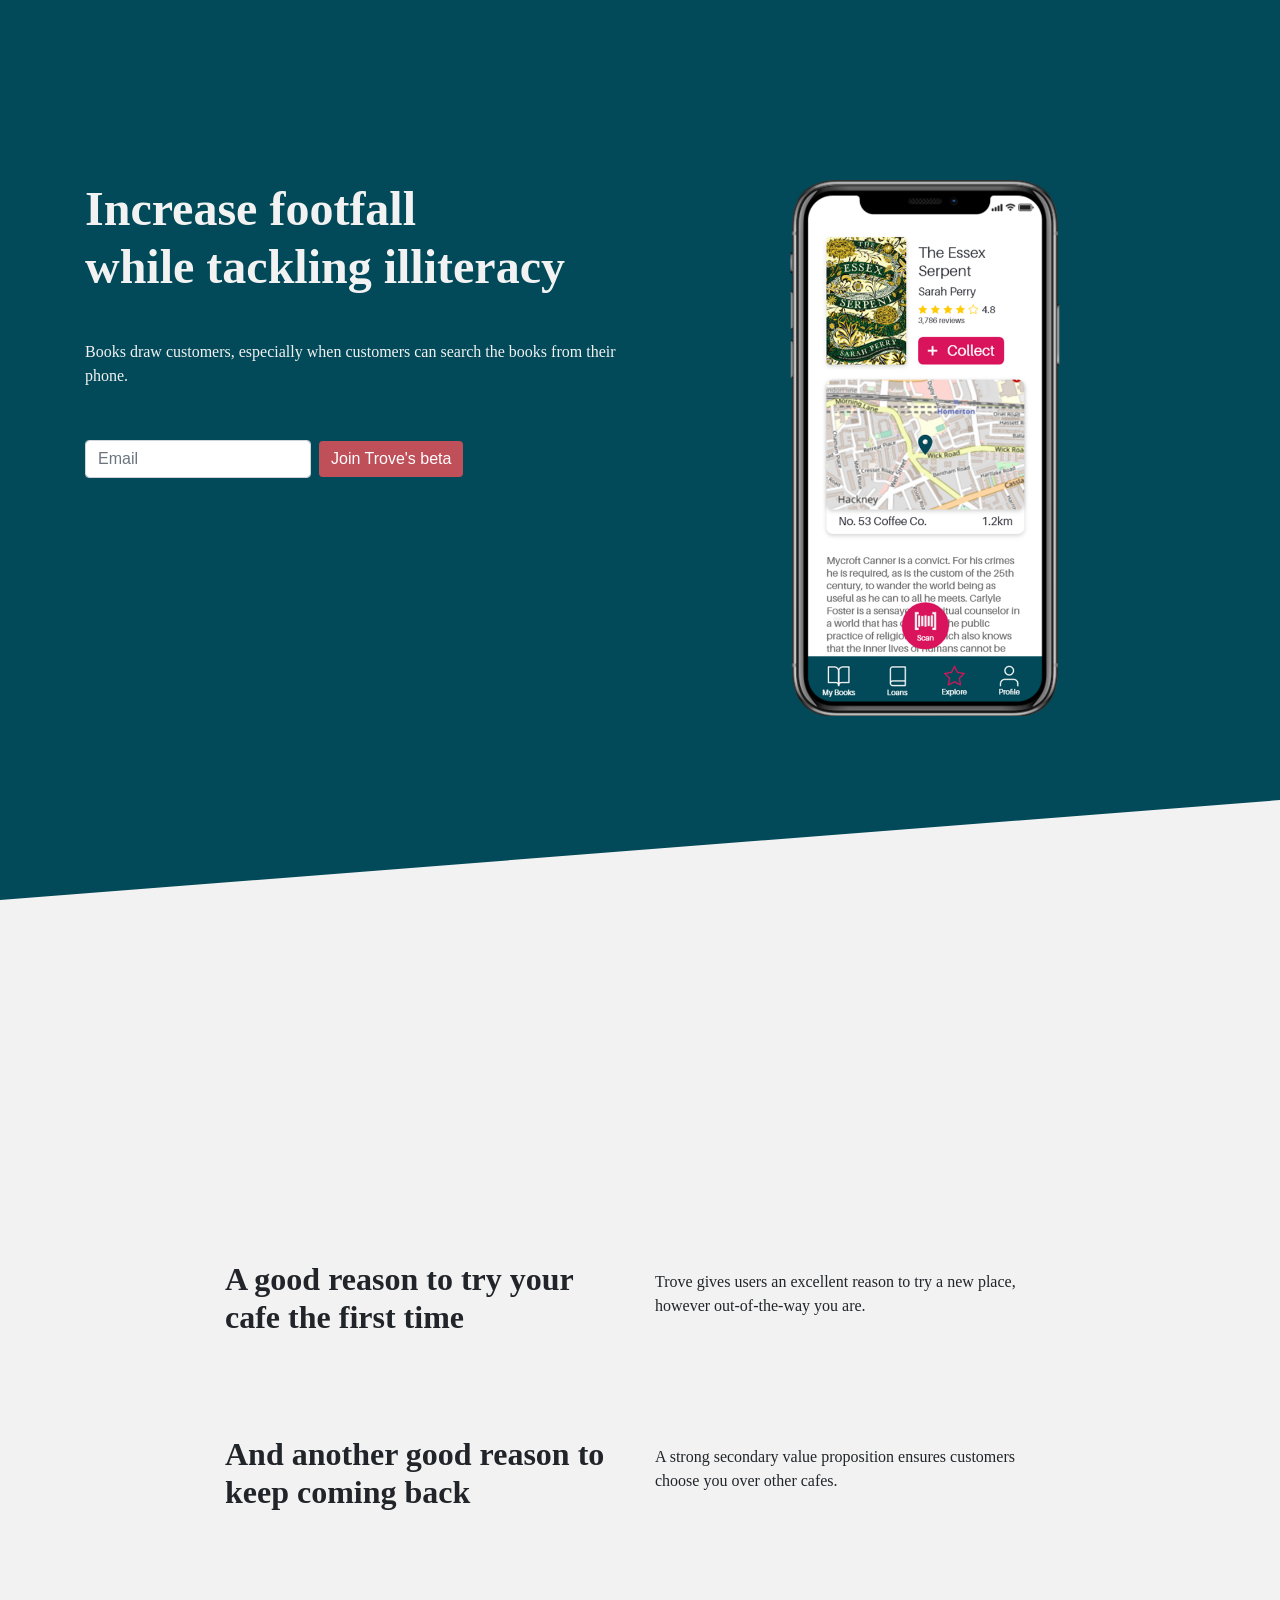
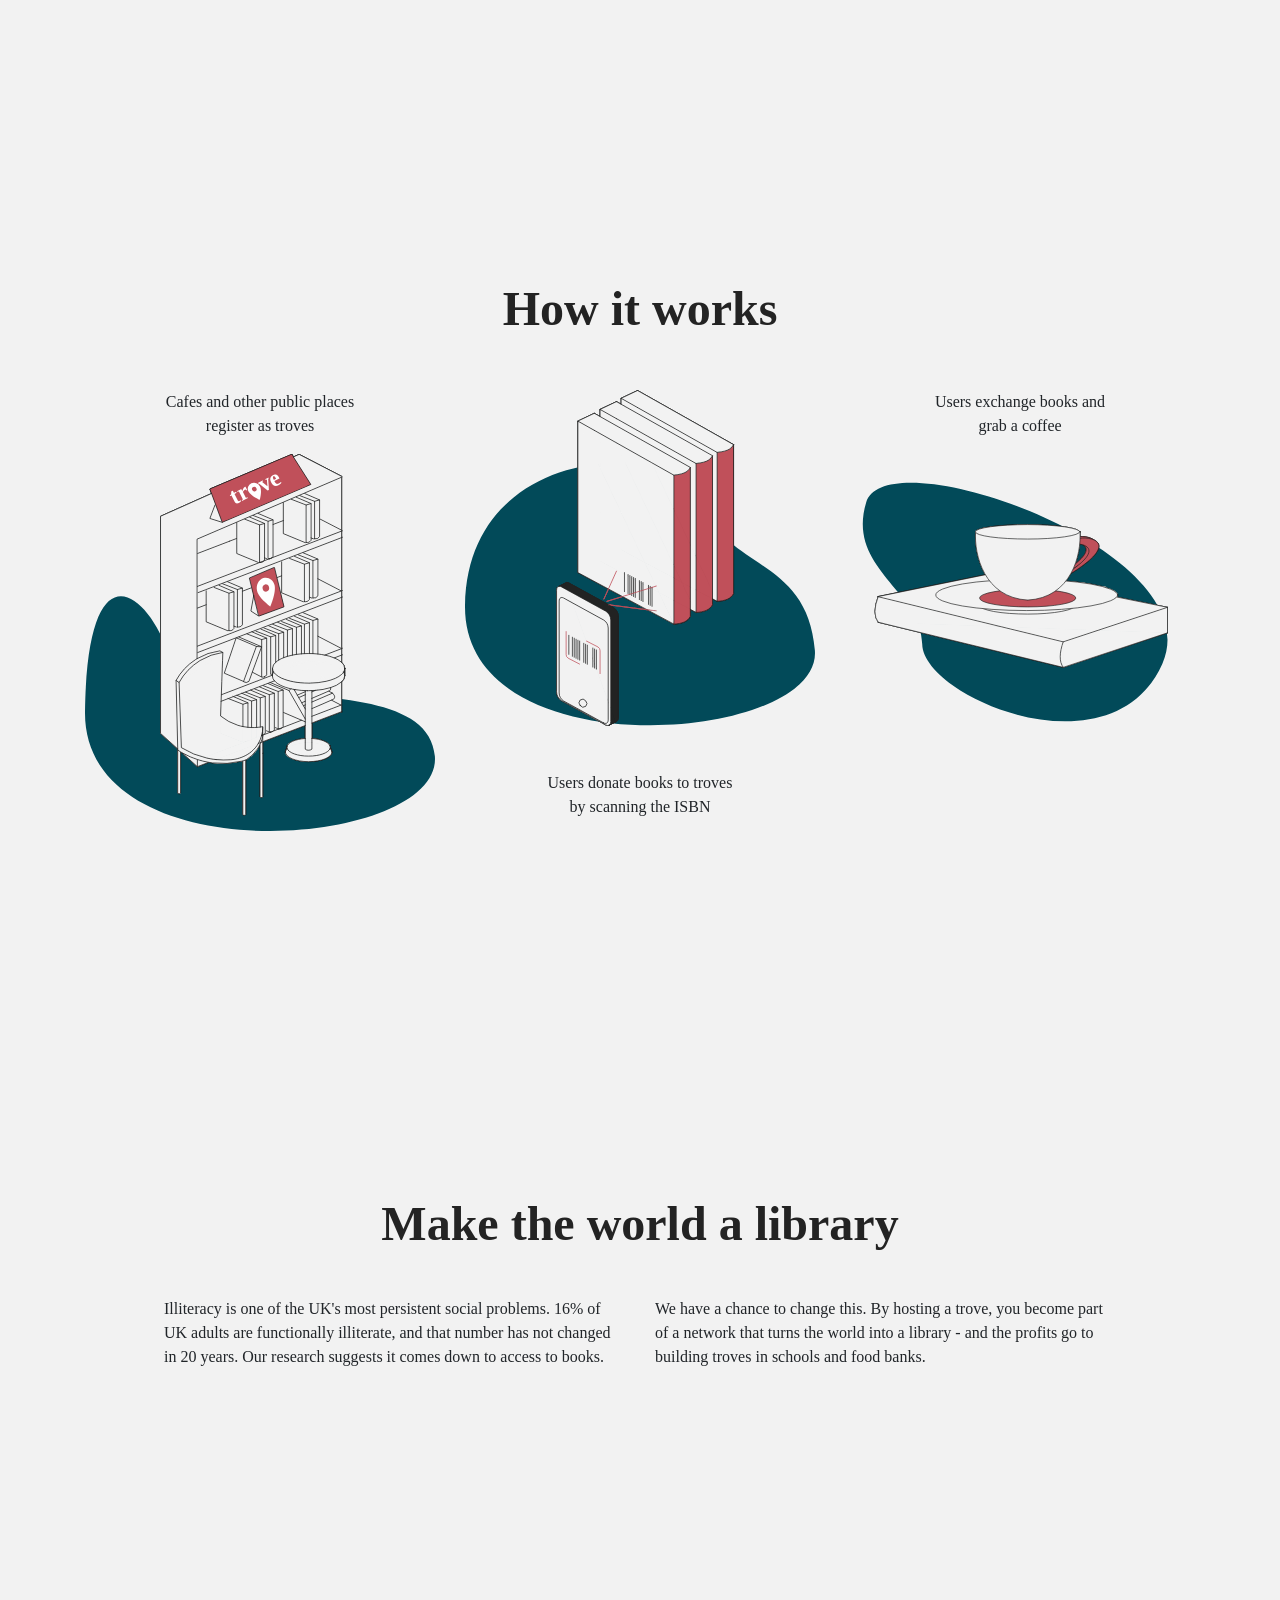
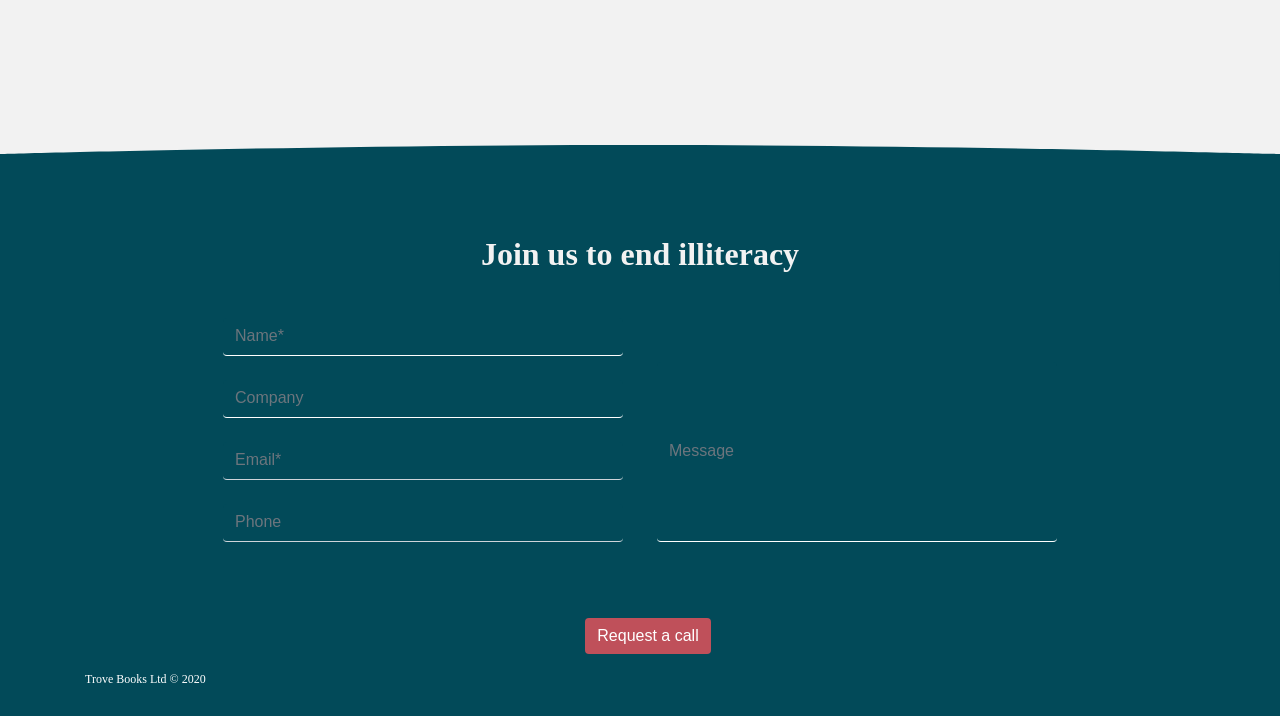
<file: index.html>
<!DOCTYPE html>
<html>

<head>
    <meta charset="utf-8">
    <meta name="viewport" content="width=device-width, initial-scale=1.0, shrink-to-fit=no">
    <title>Trove - A distributed library</title>
    <link rel="stylesheet" href="assets/bootstrap/css/bootstrap.min.css">
    <link rel="stylesheet" href="assets/fonts/ionicons.min.css">
    <link rel="stylesheet" href="assets/css/Footer-Basic.css">
    <link rel="stylesheet" href="assets/css/styles-1.css">
    <link rel="stylesheet" href="assets/css/styles.css">
<!-- Facebook Pixel Code -->
<script>
!function(f,b,e,v,n,t,s)
{if(f.fbq)return;n=f.fbq=function(){n.callMethod?
n.callMethod.apply(n,arguments):n.queue.push(arguments)};
if(!f._fbq)f._fbq=n;n.push=n;n.loaded=!0;n.version='2.0';
n.queue=[];t=b.createElement(e);t.async=!0;
t.src=v;s=b.getElementsByTagName(e)[0];
s.parentNode.insertBefore(t,s)}(window, document,'script',
'https://connect.facebook.net/en_US/fbevents.js');
fbq('init', '4090071251024516');
fbq('track', 'PageView');
</script>
<noscript><img height="1" width="1" style="display:none"
src="https://www.facebook.com/tr?id=4090071251024516&ev=PageView&noscript=1"
/></noscript>
<!-- End Facebook Pixel Code -->
</head>

<body class="body">
    <div class="landing-section">
        <div class="container">
            <div class="row">
                <div class="col-md-6">
                    <div class="jumbo">
                        <div>
                            <h1><strong>Increase footfall while&nbsp;tackling illiteracy</strong></h1>
                            <p class="info-text">Books draw customers, especially when customers can search the books from their phone.</p>
                        </div>
                        <div>
                            <form class="form-inline"><input class="form-control" type="email" name="cta-email" placeholder="Email"><button class="btn btn-primary cta-button" type="button" style="margin: 8px;">Join Trove's beta</button></form>
                        </div>
                    </div>
                </div>
                <div class="col-md-6">
                    <div class="text-center landing-img-div"><img class="landing-img" src="assets/img/View%20Book.png"></div>
                </div>
            </div>
        </div>
    </div>
    <div class="cutout"></div>
    <div class="benefits">
        <div class="container">
            <div class="row d-lg-flex align-items-lg-center benefits-row" id="first">
                <div class="col-md-6">
                    <div class="d-lg-flex justify-content-lg-end">
                        <h2 class="key-value-h">A good reason to try your cafe the first time</h2>
                    </div>
                </div>
                <div class="col-md-6">
                    <div>
                        <p class="key-value-p">Trove gives users an excellent reason to try a new place, however out-of-the-way you are.</p>
                    </div>
                </div>
            </div>
        </div>
    </div>
    <div class="benefits-2">
        <div class="container">
            <div class="row benefits-row" id="back">
                <div class="col-md-6">
                    <div class="d-lg-flex justify-content-lg-end">
                        <h2 class="key-value-h">And another good reason to keep coming back</h2>
                    </div>
                </div>
                <div class="col-md-6 d-lg-flex align-items-lg-center">
                    <div>
                        <p class="key-value-p">A strong secondary value proposition ensures customers choose you over other cafes.</p>
                    </div>
                </div>
            </div>
        </div>
    </div>
    <div>
        <h1 class="text-center how-it-works">How it works</h1>
    </div>
    <div>
        <div class="container">
            <div class="row">
                <div class="col-md-4 text-center how-col">
                    <div class="d-flex d-lg-flex justify-content-center justify-content-lg-center">
                        <p class="how-desc">Cafes and other public places register as troves</p>
                    </div><img class="illustration" src="assets/img/Group%2011.svg">
                </div>
                <div class="col-md-4 text-center how-col"><img id="books" class="illustration" src="assets/img/Group%2012.svg">
                    <div class="d-flex d-lg-flex justify-content-center justify-content-lg-center">
                        <p class="how-desc">Users donate books to troves by scanning the ISBN</p>
                    </div>
                </div>
                <div class="col-md-4 text-center how-col">
                    <div class="d-flex d-lg-flex justify-content-center justify-content-lg-center">
                        <p class="how-desc">Users exchange books and grab a coffee</p>
                    </div><img id="teacup" class="illustration" src="assets/img/Group%2013.svg">
                </div>
            </div>
        </div>
    </div>
    <div style="margin-top: 40vh;">
        <h1 class="text-center how-it-works">Make the world a library</h1>
    </div>
    <div class="library">
        <div class="container">
            <div class="row research-row">
                <div class="col-md-6">
                    <div class="research">
                        <p>Illiteracy is one of the UK's most persistent social problems. 16% of UK adults are functionally illiterate, and that number has not changed in 20 years. Our research suggests it comes down to access to books.</p>
                    </div>
                </div>
                <div class="col-md-6">
                    <div class="research">
                        <p>We have a chance to change this. By hosting a trove, you become part of a network that turns the world into a library - and the profits go to building troves in schools and food banks.</p>
                    </div>
                </div>
            </div>
        </div>
    </div>
    <div class="footer-dark">
        <footer style="background: url(&quot;assets/img/Group%2014.svg&quot;);padding-top: 10vh;width: 100vw;background-size: cover;">
            <div class="container">
                <div class="d-xl-flex justify-content-xl-center">
                    <h2 class="text-center" style="margin-bottom: 32px;color: #f2f2f2;">Join us to end illiteracy</h2>
                </div>
                <div class="form-group">
                    <form data-bss-recipient="21d30f80d0d750b8607ee307443e2be3" data-bss-subject="Shayp MROs">
                        <div class="form-row">
                            <div class="col">
                                <div class="d-xl-flex justify-content-xl-end"><input class="form-control input" type="text" style="border-style: none;border-top-style: none;border-right-style: none;border-bottom-style: solid;border-bottom-color: rgb(255,255,255);border-left-style: none;" placeholder="Name*" required=""></div>
                                <div class="d-xl-flex justify-content-xl-end"><input class="form-control input" type="text" style="border-style: none;border-top-style: none;border-right-style: none;border-bottom-style: solid;border-bottom-color: rgb(255,255,255);border-left-style: none;" placeholder="Company"></div>
                                <div class="d-xl-flex justify-content-xl-end"><input class="form-control input" type="email" style="border-top-style: none;border-right-style: none;border-left-style: none;" placeholder="Email*" required=""></div>
                                <div class="d-xl-flex justify-content-xl-end"><input class="form-control input" type="tel" style="border-top-style: none;border-right-style: none;border-left-style: none;" placeholder="Phone"></div>
                            </div>
                            <div class="col d-sm-flex align-items-sm-end justify-content-xl-start"><input class="form-control input" type="text" style="border-style: none;border-top-style: none;border-right-style: none;border-bottom-style: solid;border-bottom-color: rgb(255,255,255);border-left-style: none;height: 20vh;" placeholder="Message"></div>
                        </div>
                        <div class="text-center"><button class="btn btn-primary cta-button" type="submit" style="margin-top: 64px;">Request a call</button></div>
                    </form>
                </div>
                <p class="copyright">Trove Books Ltd © 2020</p>
            </div>
        </footer>
    </div>
    <div class="fill"></div>
    <script src="assets/js/jquery.min.js"></script>
    <script src="assets/bootstrap/js/bootstrap.min.js"></script>
    <script src="assets/js/smart-forms.min.js"></script>
</body>

</html>
</file>
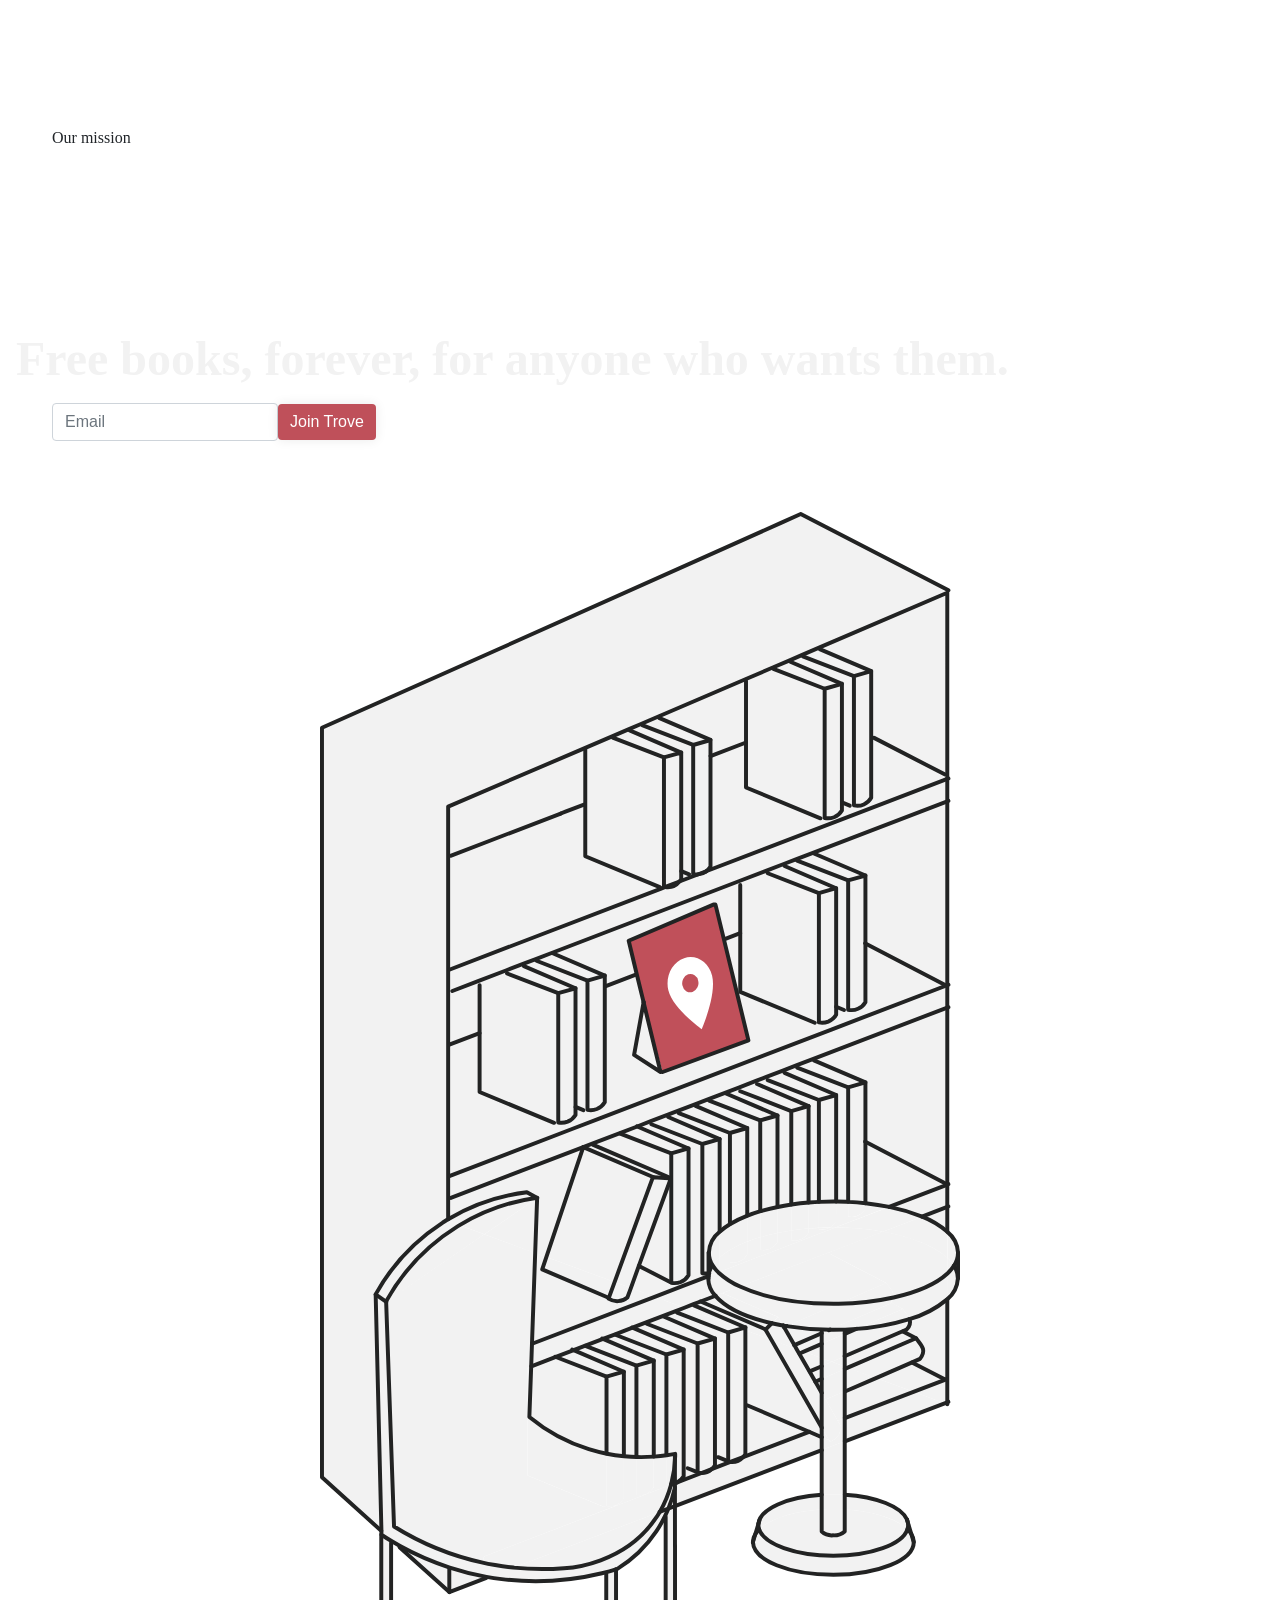
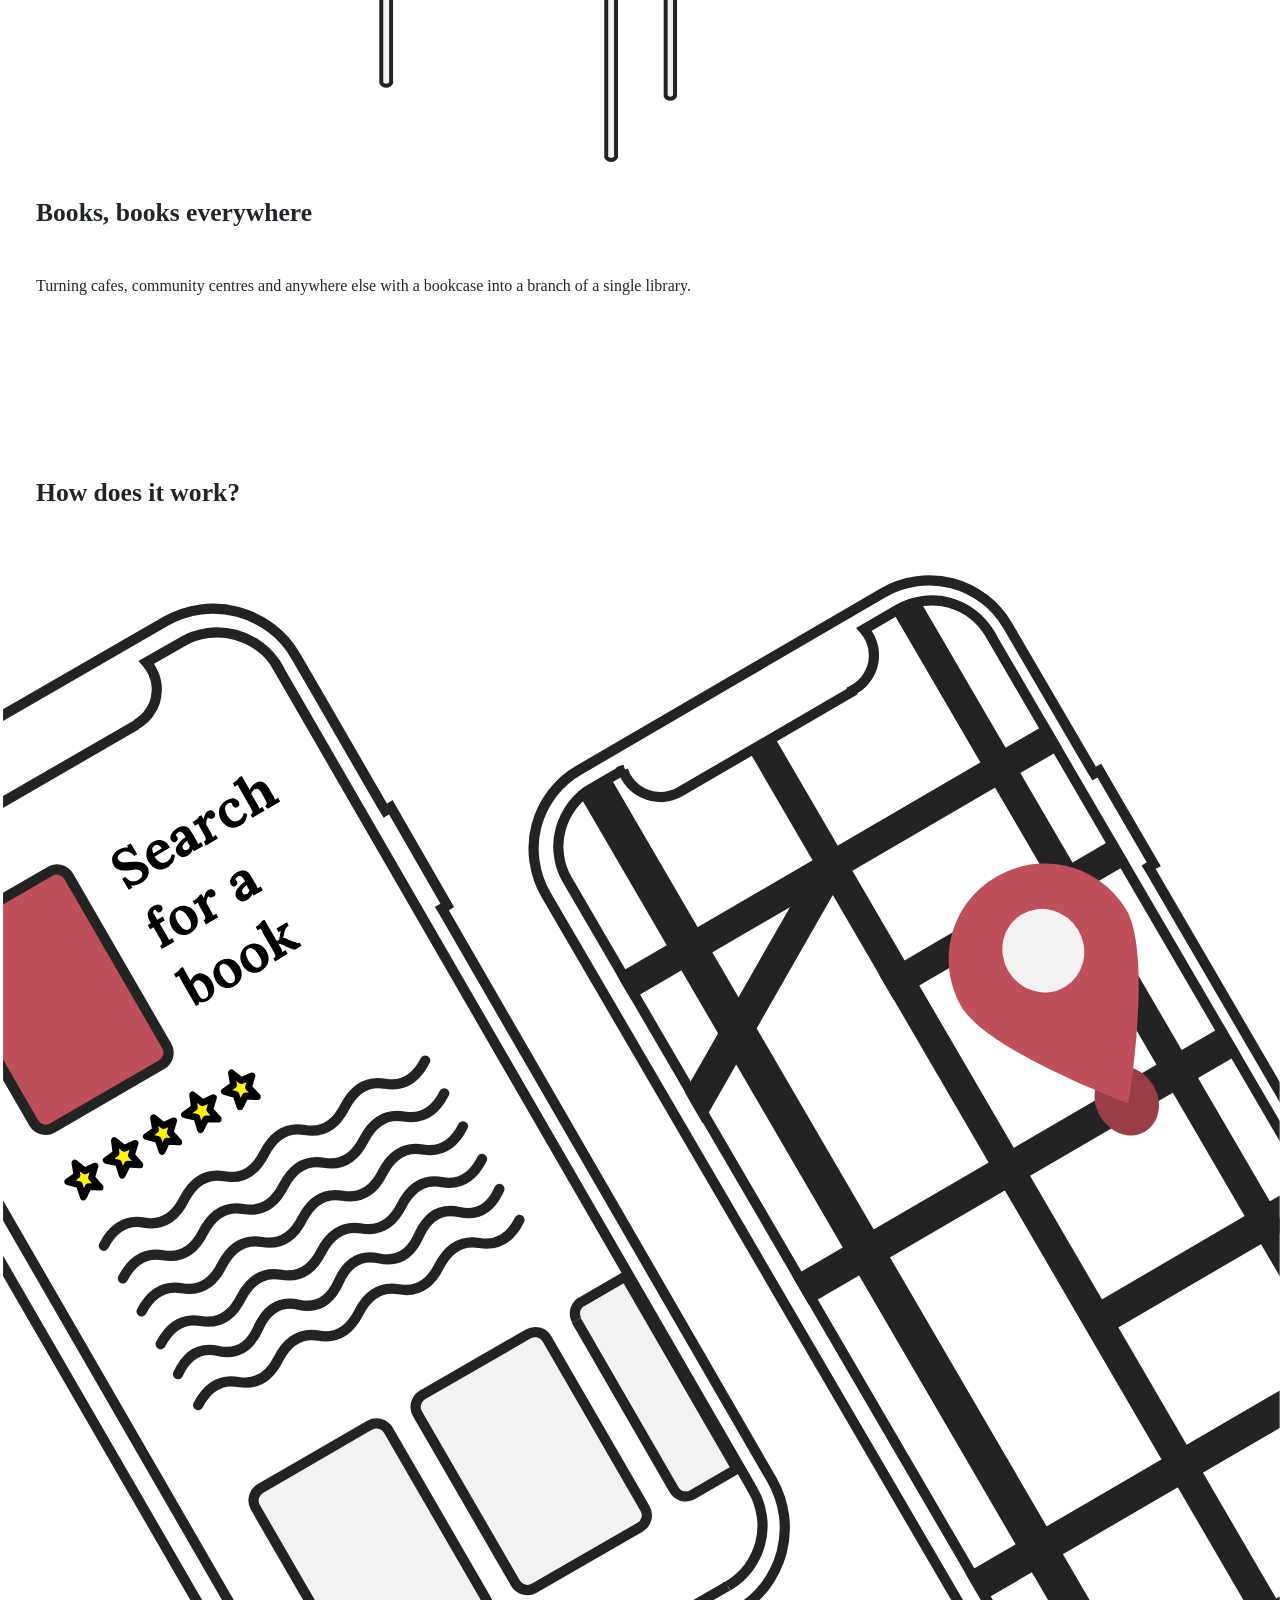
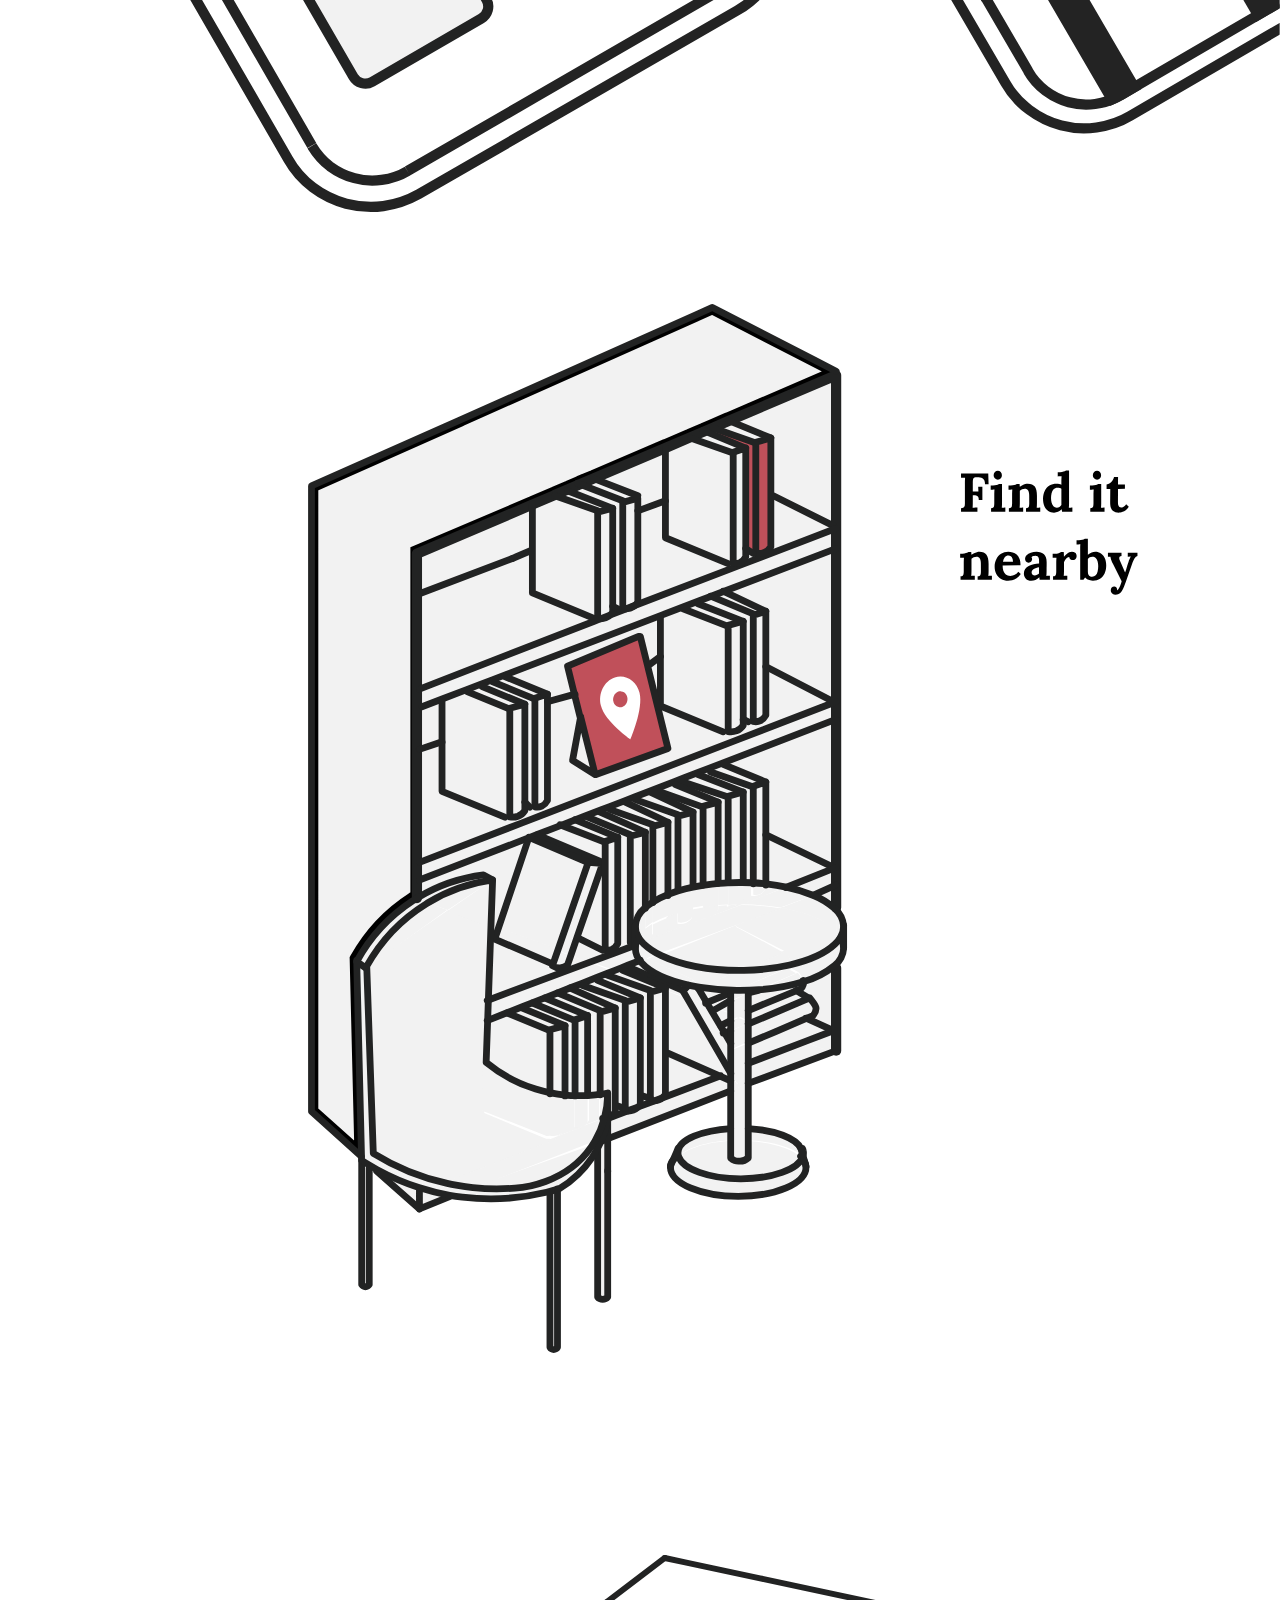
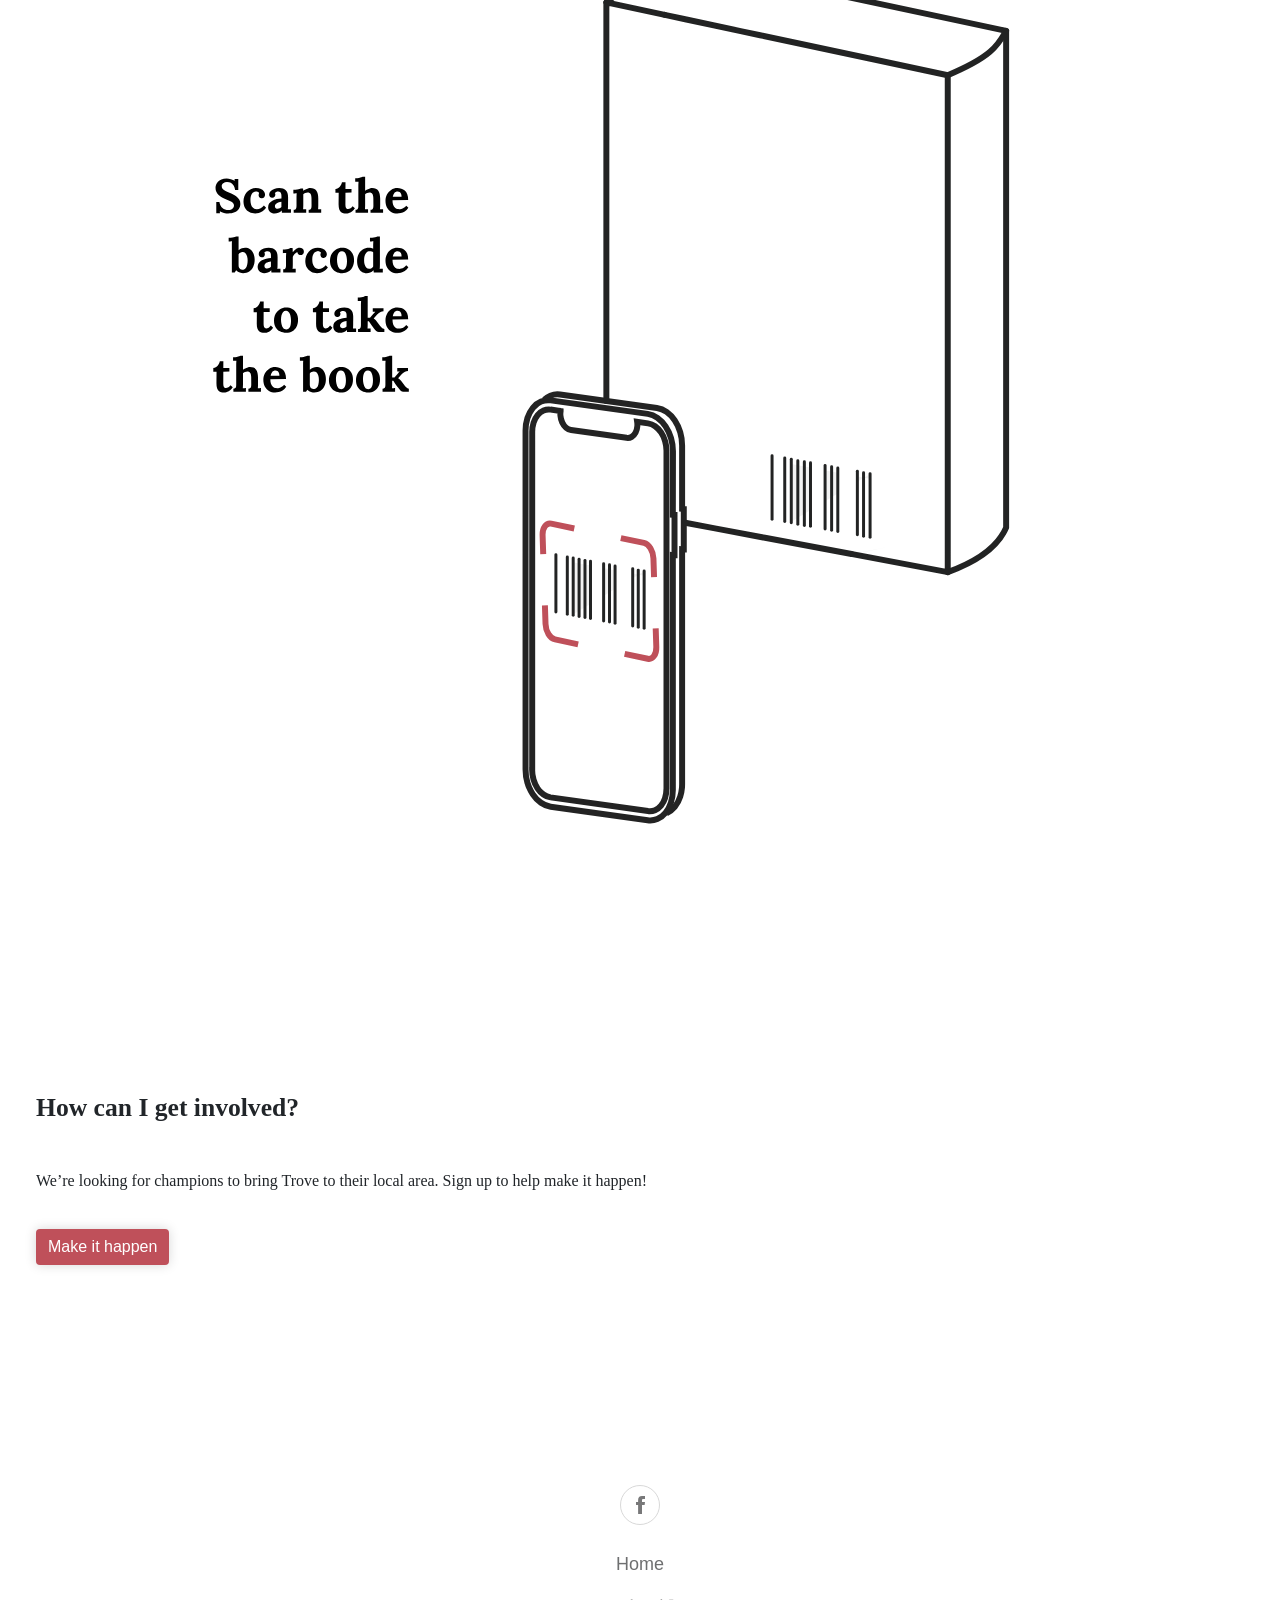
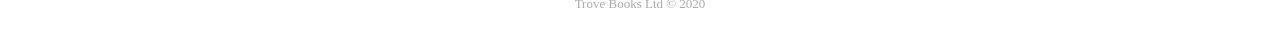
<file: champions.html>
<!DOCTYPE html>
<html>

<head>
    <meta charset="utf-8">
    <meta name="viewport" content="width=device-width, initial-scale=1.0, shrink-to-fit=no">
    <title>Trove - A distributed library</title>
    <link rel="stylesheet" href="assets/bootstrap/css/bootstrap.min.css">
    <link rel="stylesheet" href="assets/fonts/ionicons.min.css">
    <link rel="stylesheet" href="assets/css/Footer-Basic.css">
    <link rel="stylesheet" href="assets/css/styles-1.css">
    <link rel="stylesheet" href="assets/css/styles.css">
<!-- Facebook Pixel Code -->
<script>
!function(f,b,e,v,n,t,s)
{if(f.fbq)return;n=f.fbq=function(){n.callMethod?
n.callMethod.apply(n,arguments):n.queue.push(arguments)};
if(!f._fbq)f._fbq=n;n.push=n;n.loaded=!0;n.version='2.0';
n.queue=[];t=b.createElement(e);t.async=!0;
t.src=v;s=b.getElementsByTagName(e)[0];
s.parentNode.insertBefore(t,s)}(window, document,'script',
'https://connect.facebook.net/en_US/fbevents.js');
fbq('init', '4090071251024516');
fbq('track', 'PageView');
</script>
<noscript><img height="1" width="1" style="display:none"
src="https://www.facebook.com/tr?id=4090071251024516&ev=PageView&noscript=1"
/></noscript>
<!-- End Facebook Pixel Code -->
</head>

<body>
    <div class="jumbotron">
        <p style="margin-left: 36px;margin-bottom: 0;margin-top: 94px;">Our mission</p>
        <h1 id="top-header">Free books, forever, for anyone who wants them.<br></h1>
        <form class="form-inline" style="margin-left: 36px;margin-right: 36px;" data-bss-recipient="21d30f80d0d750b8607ee307443e2be3" data-bss-subject="New Beta Tester"><input class="form-control" type="email" name="cta-email" placeholder="Email"><button class="btn btn-primary cta-button" type="button" style="margin: 8px 0px;border-style: none;box-shadow: 0px 0px 12px #00000016;background-color: #BF505A;">Join Trove</button></form>
    </div>
    <div class="text-center"><img id="bookcase" src="assets/img/Bookcase-minimal.svg" style="width: 50%;"></div>
    <div>
        <h3 class="text-left" style="margin-top: 36px;margin-left: 36px;">Books, books everywhere</h3>
        <p style="margin: 0px 36px;">Turning cafes, community centres and anywhere else with a bookcase into a branch of a single library.<br></p>
    </div>
    <div>
        <h3 style="color: #232323;margin-top: 180px;">How does it work?</h3><img src="assets/img/Search%20for%20a%20book.svg" style="width: 100vw;"><img src="assets/img/find%20it%20nearby.svg" style="width: 100vw;"><img src="assets/img/scan-book=new.svg" style="width: 100vw;">
    </div>
    <div>
        <h3 style="margin-top: 180px;">How can I get involved?</h3>
        <p style="margin: 0px 36px;">We’re looking for champions to bring Trove to their local area. Sign up to help make it happen!<br></p><a class="btn btn-primary" role="button" style="color: var(--white);background: #bf505a;border-style: none;box-shadow: 0px 0px 12px rgba(0,0,0,0.16);margin-left: 36px;margin-top: 36px;" href="https://forms.gle/5qS1rWBFiRuCUYvu7">Make it happen</a>
    </div>
    <footer class="footer-basic" style="margin-top: 180px;">
        <div class="social"><a href="https://www.facebook.com/trovenearme"><i class="icon ion-social-facebook"></i></a></div>
        <ul class="list-inline">
            <li class="list-inline-item"><a href="index.html">Home</a></li>
        </ul>
        <p class="copyright">Trove Books Ltd © 2020</p>
    </footer>
    <script src="assets/js/jquery.min.js"></script>
    <script src="assets/bootstrap/js/bootstrap.min.js"></script>
    <script src="assets/js/smart-forms.min.js"></script>
</body>

</html>
</file>
<file: assets/css/Footer-Basic.css>
.footer-basic {
  padding: 40px 0;
  background-color: #ffffff;
  color: #4b4c4d;
}

.footer-basic ul {
  padding: 0;
  list-style: none;
  text-align: center;
  font-size: 18px;
  line-height: 1.6;
  margin-bottom: 0;
}

.footer-basic li {
  padding: 0 10px;
}

.footer-basic ul a {
  color: inherit;
  text-decoration: none;
  opacity: 0.8;
}

.footer-basic ul a:hover {
  opacity: 1;
}

.footer-basic .social {
  text-align: center;
  padding-bottom: 25px;
}

.footer-basic .social > a {
  font-size: 24px;
  width: 40px;
  height: 40px;
  line-height: 40px;
  display: inline-block;
  text-align: center;
  border-radius: 50%;
  border: 1px solid #ccc;
  margin: 0 8px;
  color: inherit;
  opacity: 0.75;
}

.footer-basic .social > a:hover {
  opacity: 0.9;
}

.footer-basic .copyright {
  margin-top: 15px;
  text-align: center;
  font-size: 13px;
  color: #aaa;
  margin-bottom: 0;
}
</file>
<file: assets/css/styles-1.css>
.benefits-block {
  background-color: #3D85C6;
  padding-bottom: 10vh;
  padding-top: 10vh;
}

.infographic {
  height: 10vh;
}

.info-text {
  color: white;
  margin-top: 2vh;
}

p {
  margin-top: 0;
  margin-bottom: 1rem;
  font-family: 'Poppins';
}

#introtext {
  margin-top: 5vh;
  margin-bottom: 10vh;
  font-size: 2rem;
}

.customers {
  color: white;
  text-align: center;
  margin-top: 5vh;
  margin-bottom: 5vh;
}

.h3, h3 {
  font-family: 'Lora';
  font-size: 1.6rem;
  font-weight: 700;
  margin-bottom: 5vh;
  margin-left: 36px;
  margin-right: 24px;
  margin-top: 8px;
}

.text-left.benefit-text {
  margin-top: 5vh;
  padding: 16px;
  padding-left: 2vw;
  padding-right: 2vh;
}

.text-center.bene-div {
  border-radius: 16px;
  box-shadow: 0px 0px 12px #00000036;
  padding-top: 32px;
  background-color: #fff;
}

.col-md-4.risks-col {
  margin-top: 2vh;
}

.col-md-4.bene-col {
  margin-top: 2vh;
}

.testimonial:hover .testimonial-img {
  box-shadow: 0px 0px 12px #000000;
  border-radius: 16px;
  padding: 32px;
  padding-top: 64px;
  padding-bottom: 64px;
}

.testimonial {
  box-shadow: 0px 0px 12px #e1e1e1;
  border-radius: 16px;
  padding: 32px;
  padding-top: 64px;
  padding-bottom: 64px;
  margin: 32px;
  height: 300px;
}

.display-testimonial:hover {
  box-shadow: 0px 0px 12px #e1e1e1;
  border-radius: 16px;
  padding: 32px;
}

.img-testimonial {
  width: 100px;
  margin-top: 5vh;
}

.testimonal:hover {
}

.testimonial:hover .logo-testimonial {
  display: none;
}

.text-testimonial {
  display: none;
  padding-left: 16px;
  padding-right: 16px;
}

.testimonial:hover .text-testimonial {
  display: block;
}

.mini-img {
  width: 100px;
  display: none;
  margin-top: 2vh;
}

.testimonial:hover .mini-img {
  display: block;
}

.testimonial:hover {
  padding-top: 32px;
  padding-bottom: 32px;
}

@media (max-width: 399px) {
  .logo-testimonial {
    height: 60px;
  }
}

@media (min-width: 400px) {
  .logo-testimonial {
    height: 100px;
  }
}

.big-img {
  width: 60vw;
}

.exploded-div {
  height: auto;
  overflow: hidden;
}

.supporters {
  height: 50px;
}

.form-control.input {
  background-color: #024A59;
  color: #232323;
  margin: 12px;
  max-width: 400px;
}

.form-control:focus {
  color: #232323;
  background-color: #fff;
  border-color: #fff;
  outline: 0;
  box-shadow: none;
}

.col-2.col-sm-4.col-md-3.col-lg-2.col-xl-2 {
  margin: 8px;
}

.brand {
  width: 150px;
}

@media (max-width: 600px) {
  .text-center.bene-div {
    margin-left: 16px;
    margin-right: 16px;
  }
}

@media (max-width: 576px) {
  .big-img {
    width: 80vh;
  }
}

@media (max-width: 601px) {
  #system {
    width: 80vw;
  }
}

@media (min-width: 602px) {
  #system {
    width: 40vw;
  }
}

.quotes-para {
  margin-left: 12px;
  margin-right: 12px;
}

.h4, h4 {
  font-size: 16px;
  font-family: 'Poppins';
  margin-top: 24px;
  color: purple;
  margin-left: 24px;
}

.case-study-image {
  width: inherit;
  padding-left: 24px;
  padding-right: 24px;
}

.case-study-image-image {
  width: inherit;
  padding-right: 48px;
}

.quote {
  height: 20vh;
  box-shadow: 2px 4px 6px #00000030;
  border-radius: 8px;
  padding-top: 16px;
  margin-bottom: 24px;
}

.triplets {
  height: 10vh;
  box-shadow: 2px 4px 6px #00000030;
  border-radius: 8px;
  padding-top: 16px;
  margin-bottom: 24px;
}

.triplets-demo {
  height: 20vh;
  box-shadow: 2px 4px 6px #00000030;
  border-radius: 8px;
  padding-top: 16px;
  margin-bottom: 24px;
  width: 70vw;
}

.pricing-title {
}

.price {
  margin: 0;
}

.pricing-euro {
  margin: 0;
  padding-left: 8px;
}

.price-per-unit {
  margin-top: 12px;
}

.list-group-item {
  position: relative;
  display: block;
  padding: .75rem 1.25rem;
  background-color: #fff;
  border: none;
}

.text-center.includes {
  margin: 0;
}

.list-group.features-pricing-list {
  font-family: 'poppins';
}

.pricing-div {
  border-radius: 16px;
  box-shadow: 0px 0px 6px #00000020;
  margin-top: 5vh;
  margin-bottom: 5vh;
  padding-top: 24px;
  padding-bottom: 36px;
  margin-left: 5vw;
  margin-right: 5vw;
}

.text-center.pricing-title {
  margin-bottom: 0;
}
</file>
<file: assets/css/styles.css>
.landing-section {
  width: 100vw;
  height: 100vh;
  background-color: #024A59;
}

.landing-bck {
  height: inherit;
  margin-top: -20px;
}

.landing-phone-div {
  width: 20vw;
  height: auto;
  margin-top: 20vh;
}

.phone-landing {
  height: inherit;
  width: inherit;
}

.h1, h1 {
  font-size: 3rem;
  font-family: 'lora';
  font-weight: 600;
  color: #f2f2f2;
  margin-top: 20vh;
}

.jumbotron {
  padding: 2rem 1rem;
  margin-bottom: 2rem;
  background-color: #ffffff00;
  border-radius: .3rem;
}

.info-text {
  color: #f2f2f2;
  margin-top: 5vh;
  margin-bottom: 5vh;
  font-size: 1rem;
}

.form-control.cta-input {
  max-width: 300px;
  border: 2px solid #BF505A;
  border-radius: 4px;
}

.cta-button {
  margin-left: 16px;
  background-color: #BF505A;
  border: none;
}

.btn-primary:not(:disabled):not(.disabled).active, .btn-primary:not(:disabled):not(.disabled):active, .show > .btn-primary.dropdown-toggle {
  color: #fff;
  background-color: #BF505A;
}

.btn-primary.focus, .btn-primary:focus {
  color: #fff;
  box-shadow: 0 0 0 .2rem rgba(38,143,255,.5);
}

.btn-primary:hover {
  color: #fff;
}

.landing-row {
  margin: 5vw;
  margin-top: 0;
}

.cutout {
  border-right: 100vw solid #f2f2f2;
  border-top: 100px solid transparent;
  margin-top: -100px;
}

.body {
  background-color: #f2f2f2;
}

.landing-img-div {
  width: inherit;
  margin-top: 20vh;
}

.landing-img {
  width: 50%;
}

.h2, h2 {
  font-size: 2rem;
  font-family: 'lora';
  font-weight: 600;
}

p {
  margin-top: 0;
  margin-bottom: 1rem;
  font-family: 'open sans';
}

.row.benefits-row {
  margin-top: 10vh;
}

.benefits {
  margin-top: 20vh;
}

.key-value-p {
  max-width: 400px;
}

.benefits-2 {
}

.h2, h2 {
  max-width: 400px;
}

.fa.fa-arrow-down.down {
  color: #f2f2f2;
  padding-top: 36px;
}

.how-it-works {
  color: #232323;
}

.illustration {
  width: inherit;
}

.how-desc {
  max-width: 200px;
}

#books {
  margin-bottom: 5vh;
}

#teacup {
  width: 110%;
  margin-left: -36px;
}

.how-col {
  margin-top: 5vh;
}

#back {
  margin-bottom: 40vh;
}

#first {
  margin-top: 40vh;
}

.row.research-row {
  margin: 5vh 5vw 5vh 5vw;
}

.copyright {
  color: #fff;
  font-family: 'lora';
  font-size: 12px;
}

.fill {
  margin-top: -24px;
  height: 36px;
  background-color: #024A59;
}

.library {
  margin-bottom: 40vh;
}

@media (max-width: 576px) {
  .benefits {
    padding-top: 20vh;
  }
}
</file>
